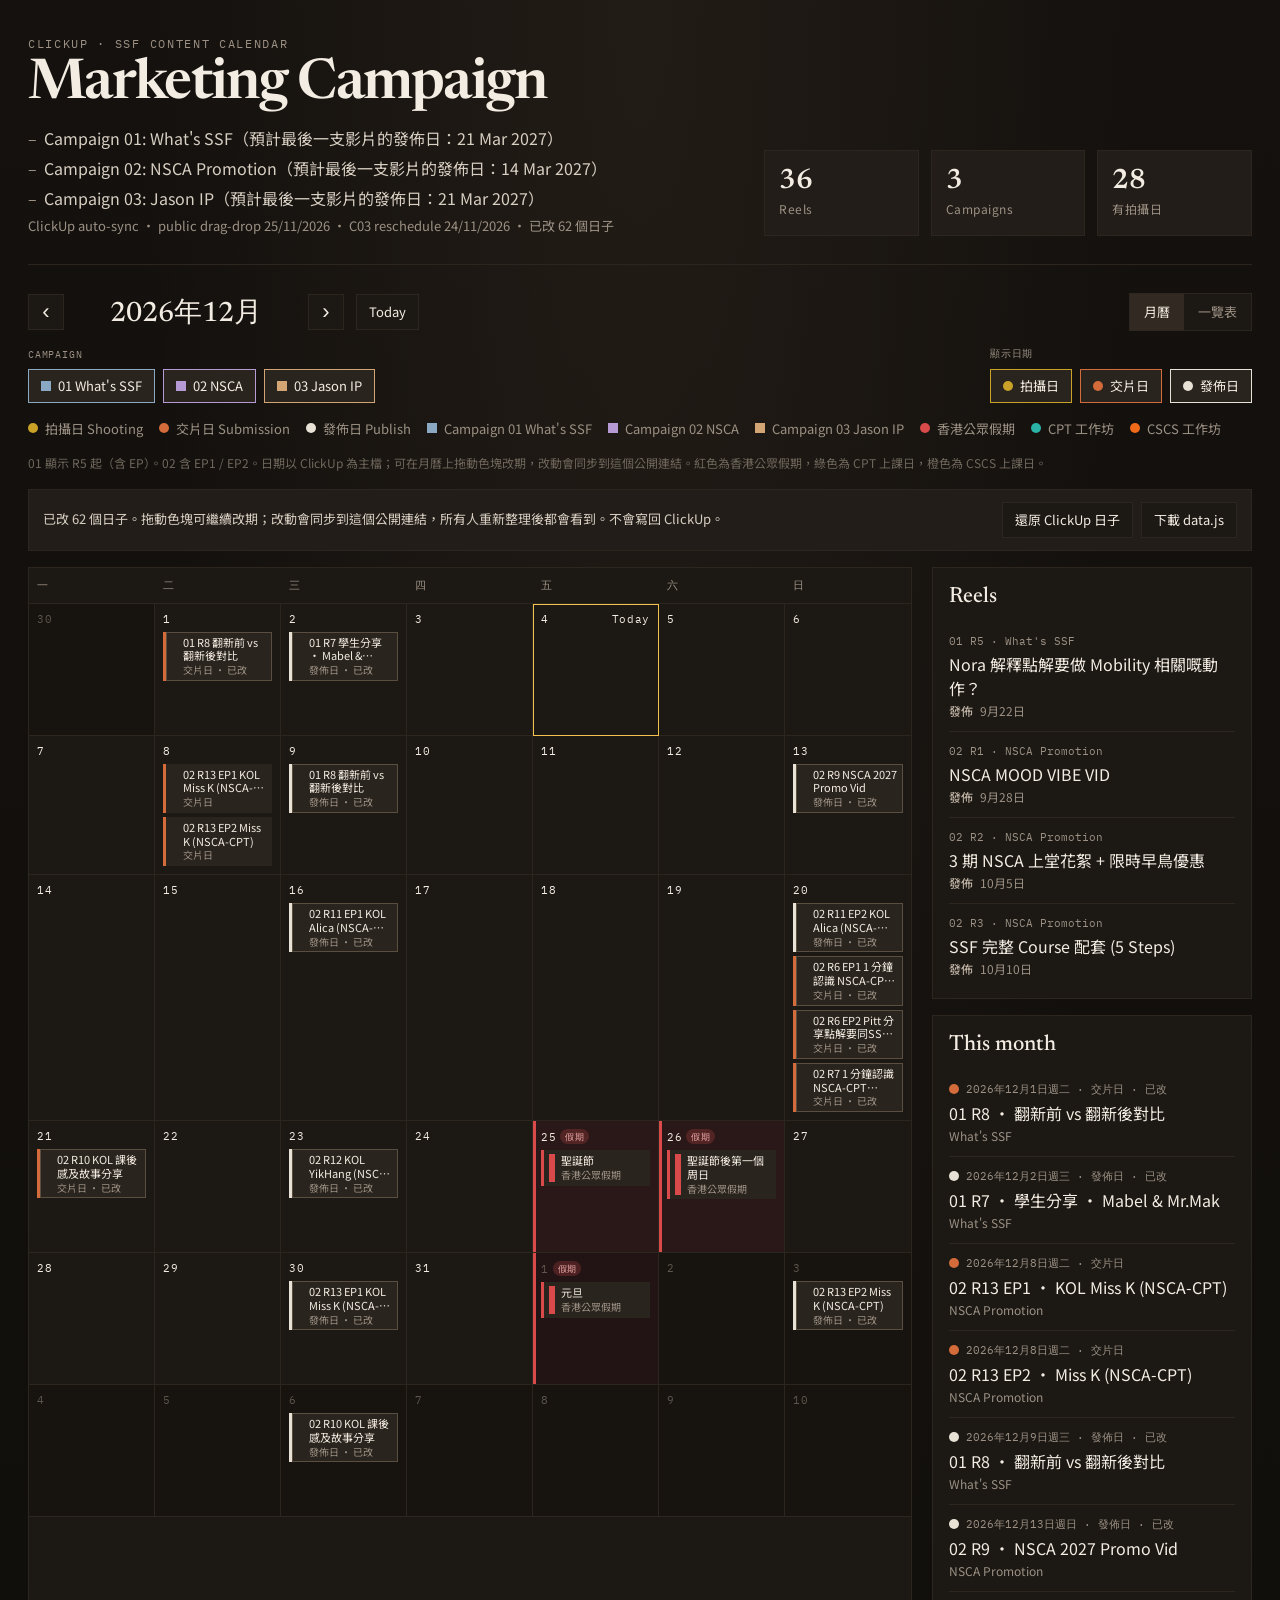
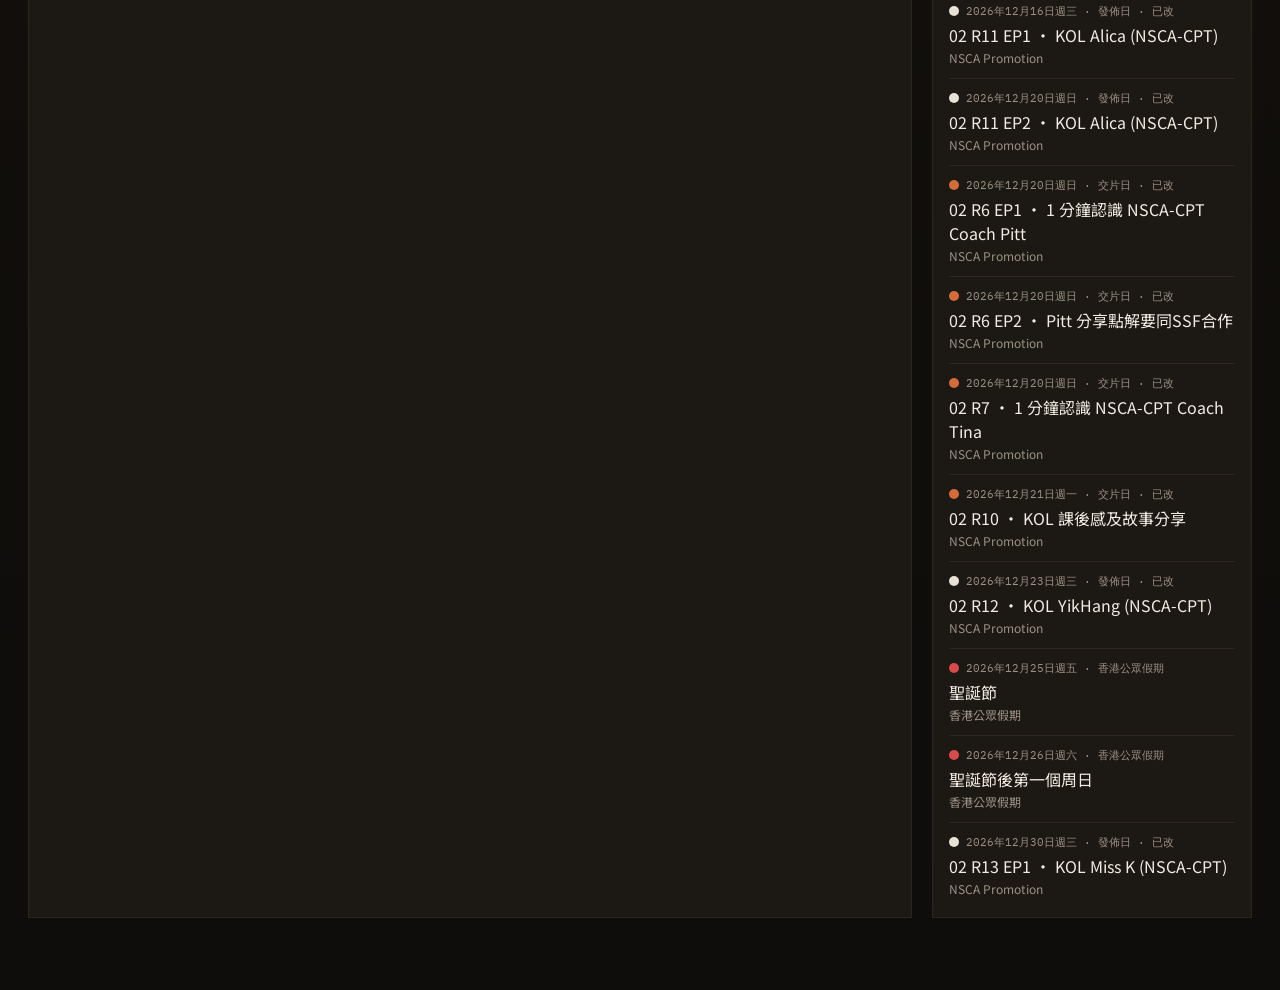
<file: index.html>
<!DOCTYPE html>
<html lang="zh-Hant">
  <head>
    <meta charset="UTF-8" />
    <meta name="viewport" content="width=device-width, initial-scale=1, viewport-fit=cover" />
    <meta name="theme-color" content="#14110e" />
    <meta name="color-scheme" content="dark" />
    <meta http-equiv="Cache-Control" content="no-cache, no-store, must-revalidate" />
    <meta http-equiv="Pragma" content="no-cache" />
    <meta http-equiv="Expires" content="0" />
    <title>Marketing Campaign · Content Calendar</title>
    <link rel="canonical" href="https://cindypine0808-coder.github.io/social-media-calendar/?v=c0102" />
    <link rel="preconnect" href="https://fonts.googleapis.com" />
    <link rel="preconnect" href="https://fonts.gstatic.com" crossorigin />
    <link
      href="https://fonts.googleapis.com/css2?family=IBM+Plex+Mono:wght@400;500&family=Noto+Sans+TC:wght@400;500;700&family=Newsreader:opsz,wght@16..72,500;16..72,600&display=swap"
      rel="stylesheet"
    />
    <script>
      (function () {
        var params = new URLSearchParams(location.search);
        if (params.get("v") === "c0102") return;
        params.set("v", "c0102");
        location.replace(location.pathname + "?" + params.toString() + location.hash);
      })();
      window.CALENDAR_V = "c0102";
      window.CALENDAR_BUST = Date.now();
    </script>
    <link rel="stylesheet" id="calendar-css" href="styles.css?v=c0102" />
    <script>
      document.getElementById("calendar-css").href =
        "styles.css?v=" + window.CALENDAR_V + "&t=" + window.CALENDAR_BUST;
    </script>
  </head>
  <body>
    <div class="app">
      <header class="masthead">
        <div class="brand">
          <p class="kicker">ClickUp · SSF Content Calendar</p>
          <h1>Marketing Campaign</h1>
          <div class="lede">
            <ul class="campaign-summary">
              <li>Campaign 01: What's SSF（預計最後一支影片的發佈日：21 Mar 2027）</li>
              <li>Campaign 02: NSCA Promotion（預計最後一支影片的發佈日：14 Mar 2027）</li>
              <li>Campaign 03: Jason IP（預計最後一支影片的發佈日：21 Mar 2027）</li>
            </ul>
            <span class="muted" id="sync-status">Source: ClickUp public tasks</span>
          </div>
        </div>
        <div class="stats" id="stats"></div>
      </header>

      <section class="toolbar">
        <div class="month-nav" id="month-nav">
          <button type="button" class="nav-btn" id="prev-month" aria-label="上個月">
            ‹
          </button>
          <h2 id="month-label"></h2>
          <button type="button" class="nav-btn" id="next-month" aria-label="下個月">
            ›
          </button>
          <button type="button" class="today-btn" id="today">Today</button>
        </div>

        <div class="view-toggle" role="group" aria-label="View mode">
          <button type="button" class="view-btn active" data-view="calendar" id="view-calendar">
            月曆
          </button>
          <button type="button" class="view-btn" data-view="table" id="view-table">
            一覽表
          </button>
        </div>
      </section>

      <section class="filters-bar">
        <div class="filter-group">
          <span class="filter-label">Campaign</span>
          <div class="date-toggles" role="group" aria-label="Campaign filters">
            <button type="button" class="date-toggle active" data-campaign="01" id="toggle-c01">
              <i class="swatch ssf"></i><span class="filter-long">01 What's SSF</span><span class="filter-short">01 SSF</span>
            </button>
            <button type="button" class="date-toggle active" data-campaign="02" id="toggle-c02">
              <i class="swatch nsca"></i><span class="filter-long">02 NSCA</span><span class="filter-short">02 NSCA</span>
            </button>
            <button type="button" class="date-toggle active" data-campaign="03" id="toggle-c03">
              <i class="swatch jason"></i><span class="filter-long">03 Jason IP</span><span class="filter-short">03 IP</span>
            </button>
          </div>
        </div>

        <div class="filter-group">
          <span class="filter-label">顯示日期</span>
          <div class="date-toggles" role="group" aria-label="Date type filters">
            <button type="button" class="date-toggle active" data-phase="shooting" id="toggle-shooting">
              <i class="dot shooting"></i>拍攝日
            </button>
            <button type="button" class="date-toggle active" data-phase="submission" id="toggle-submission">
              <i class="dot submission"></i>交片日
            </button>
            <button type="button" class="date-toggle active" data-phase="publish" id="toggle-publish">
              <i class="dot publish"></i>發佈日
            </button>
          </div>
        </div>
      </section>

      <div class="legend">
        <span class="legend-item"><i class="dot shooting"></i>拍攝日 Shooting</span>
        <span class="legend-item"><i class="dot submission"></i>交片日 Submission</span>
        <span class="legend-item"><i class="dot publish"></i>發佈日 Publish</span>
        <span class="legend-item"><i class="swatch ssf"></i>Campaign 01 What's SSF</span>
        <span class="legend-item"><i class="swatch nsca"></i>Campaign 02 NSCA</span>
        <span class="legend-item"><i class="swatch jason"></i>Campaign 03 Jason IP</span>
        <span class="legend-item"><i class="dot holiday"></i>香港公眾假期</span>
        <span class="legend-item"><i class="dot cpt"></i>CPT 工作坊</span>
        <span class="legend-item"><i class="dot cscs"></i>CSCS 工作坊</span>
        <span class="legend-note">01 顯示 R5 起（含 EP）。02 含 EP1 / EP2。日期以 ClickUp 為主檔；可在月曆上拖動色塊改期，改動會同步到這個公開連結。紅色為香港公眾假期，綠色為 CPT 上課日，橙色為 CSCS 上課日。</span>
      </div>

      <div class="edit-bar" id="edit-bar">
        <p class="edit-copy" id="edit-copy">在月曆上把色塊拖到其他日子，即可改拍攝日 / 交片日 / 發佈日。改動會同步到這個公開連結，所有人重新整理後都會看到。不會寫回 ClickUp。</p>
        <div class="edit-actions">
          <button type="button" class="today-btn" id="undo-move" hidden>復原上一步</button>
          <button type="button" class="today-btn" id="reset-dates" hidden>還原 ClickUp 日子</button>
          <button type="button" class="today-btn" id="download-data" hidden>下載 data.js</button>
        </div>
      </div>

      <main class="layout" id="calendar-layout">
        <section class="calendar-wrap">
          <div class="weekday-row" id="weekdays"></div>
          <div class="calendar" id="calendar"></div>
        </section>

        <aside class="rail">
          <section class="panel">
            <h3>Reels</h3>
            <ol class="agenda post-list" id="post-list"></ol>
          </section>
          <section class="panel">
            <h3>This month</h3>
            <ol class="agenda" id="agenda"></ol>
          </section>
        </aside>
      </main>

      <section class="table-wrap" id="table-layout" hidden>
        <div class="panel table-panel">
          <h3>三個 Campaign 的 Reels 排程</h3>
          <div class="table-scroll">
            <table class="posts-table">
              <thead>
                <tr>
                  <th>Campaign</th>
                  <th>Reels</th>
                  <th>Title</th>
                  <th>拍攝日</th>
                  <th>交片日</th>
                  <th>發佈日</th>
                  <th>Status</th>
                </tr>
              </thead>
              <tbody id="posts-table-body"></tbody>
            </table>
          </div>
        </div>
      </section>
    </div>

    <div class="toast" id="toast" hidden></div>
    <div class="drawer-backdrop" id="backdrop" hidden></div>
    <aside class="drawer" id="drawer" hidden>
      <button type="button" class="drawer-close" id="drawer-close">Close</button>
      <div id="drawer-body"></div>
    </aside>

    <script>
      (function () {
        var v = window.CALENDAR_V || "c0102";
        var t = Date.now();
        function loadScript(src) {
          return new Promise(function (resolve, reject) {
            var script = document.createElement("script");
            script.src = src;
            script.onload = resolve;
            script.onerror = reject;
            document.body.appendChild(script);
          });
        }
        loadScript("share.js?v=" + v + "&t=" + t)
          .catch(function () {})
          .then(function () {
            return loadScript("data.js?v=" + v + "&t=" + t);
          })
          .then(function () {
            return loadScript("app.js?v=" + v + "&t=" + t);
          });
      })();
    </script>
  </body>
</html>
</file>
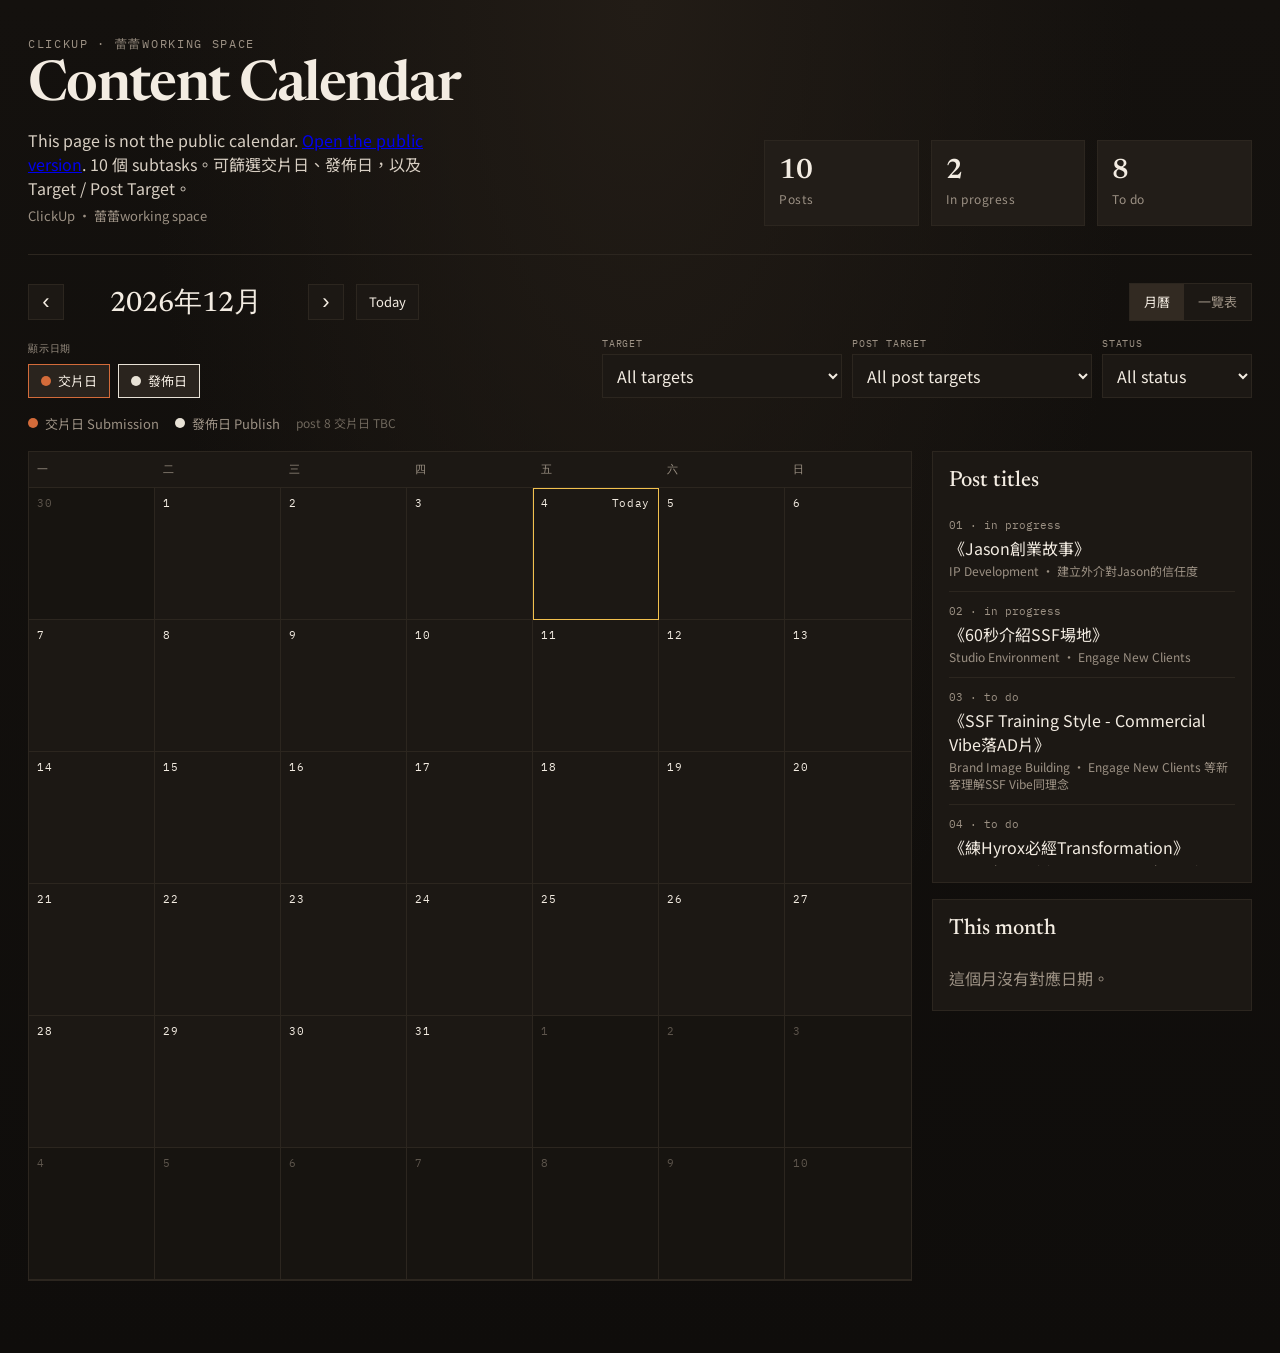
<file: leilei-working-space/index.html>
<!DOCTYPE html>
<html lang="zh-Hant">
  <head>
    <meta charset="UTF-8" />
    <meta name="viewport" content="width=device-width, initial-scale=1" />
    <meta name="robots" content="noindex, nofollow" />
    <title>蕾蕾working space · Content Calendar</title>
    <link rel="preconnect" href="https://fonts.googleapis.com" />
    <link rel="preconnect" href="https://fonts.gstatic.com" crossorigin />
    <link
      href="https://fonts.googleapis.com/css2?family=IBM+Plex+Mono:wght@400;500&family=Noto+Sans+TC:wght@400;500;700&family=Newsreader:opsz,wght@16..72,500;16..72,600&display=swap"
      rel="stylesheet"
    />
    <link rel="stylesheet" href="styles.css?v=leilei1" />
  </head>
  <body>
    <div class="app">
      <header class="masthead">
        <div class="brand">
          <p class="kicker">ClickUp · 蕾蕾working space</p>
          <h1>Content Calendar</h1>
          <p class="lede">
            This page is not the public calendar.
            <a href="https://cindypine0808-coder.github.io/social-media-calendar/?v=c0102">Open the public version</a>.
            10 個 subtasks。可篩選交片日、發佈日，以及 Target / Post Target。
            <span class="muted" id="sync-status">Source: ClickUp subtasks</span>
          </p>
        </div>
        <div class="stats" id="stats"></div>
      </header>

      <section class="toolbar">
        <div class="month-nav" id="month-nav">
          <button type="button" class="nav-btn" id="prev-month" aria-label="上個月">
            ‹
          </button>
          <h2 id="month-label"></h2>
          <button type="button" class="nav-btn" id="next-month" aria-label="下個月">
            ›
          </button>
          <button type="button" class="today-btn" id="today">Today</button>
        </div>

        <div class="view-toggle" role="group" aria-label="View mode">
          <button type="button" class="view-btn active" data-view="calendar" id="view-calendar">
            月曆
          </button>
          <button type="button" class="view-btn" data-view="table" id="view-table">
            一覽表
          </button>
        </div>
      </section>

      <section class="filters-bar">
        <div class="filter-group">
          <span class="filter-label">顯示日期</span>
          <div class="date-toggles" role="group" aria-label="Date type filters">
            <button type="button" class="date-toggle active" data-phase="submission" id="toggle-submission">
              <i class="dot submission"></i>交片日
            </button>
            <button type="button" class="date-toggle active" data-phase="publish" id="toggle-publish">
              <i class="dot publish"></i>發佈日
            </button>
          </div>
        </div>

        <div class="filters">
          <label class="filter">
            <span>Target</span>
            <select id="filter-target">
              <option value="all">All targets</option>
            </select>
          </label>
          <label class="filter">
            <span>Post Target</span>
            <select id="filter-post-target">
              <option value="all">All post targets</option>
            </select>
          </label>
          <label class="filter">
            <span>Status</span>
            <select id="filter-status">
              <option value="all">All status</option>
            </select>
          </label>
        </div>
      </section>

      <div class="legend">
        <span class="legend-item"><i class="dot submission"></i>交片日 Submission</span>
        <span class="legend-item"><i class="dot publish"></i>發佈日 Publish</span>
        <span class="legend-note">post 8 交片日 TBC</span>
      </div>

      <main class="layout" id="calendar-layout">
        <section class="calendar-wrap">
          <div class="weekday-row" id="weekdays"></div>
          <div class="calendar" id="calendar"></div>
        </section>

        <aside class="rail">
          <section class="panel">
            <h3>Post titles</h3>
            <ol class="agenda post-list" id="post-list"></ol>
          </section>
          <section class="panel">
            <h3>This month</h3>
            <ol class="agenda" id="agenda"></ol>
          </section>
        </aside>
      </main>

      <section class="table-wrap" id="table-layout" hidden>
        <div class="panel table-panel">
          <h3>10 個 ClickUp subtasks</h3>
          <div class="table-scroll">
            <table class="posts-table">
              <thead>
                <tr>
                  <th>#</th>
                  <th>Title</th>
                  <th>Target</th>
                  <th>Post Target</th>
                  <th>交片日</th>
                  <th>發佈日</th>
                  <th>Status</th>
                </tr>
              </thead>
              <tbody id="posts-table-body"></tbody>
            </table>
          </div>
        </div>
      </section>
    </div>

    <div class="drawer-backdrop" id="backdrop" hidden></div>
    <aside class="drawer" id="drawer" hidden>
      <button type="button" class="drawer-close" id="drawer-close">Close</button>
      <div id="drawer-body"></div>
    </aside>

    <script src="data.js?v=leilei1"></script>
    <script src="app.js?v=leilei1"></script>
  </body>
</html>
</file>
<file: styles.css>
:root {
  --bg: #14110e;
  --bg-2: #1c1814;
  --ink: #f3ece2;
  --muted: #9c9184;
  --line: #2c261f;
  --paper: #221d18;
  --shooting: #c9a227;
  --submission: #d36b3a;
  --publish: #e8e2d6;
  --class: #c9a227;
  --awareness: #8aa8c2;
  --authority: #b59ad4;
  --urgency: #c45c4a;
  --proof: #7ea37a;
  --ip: #d4a574;
  --studio: #7ea37a;
  --brand: #8aa8c2;
  --hyrox: #c45c4a;
  --mixed: #b59ad4;
  --high: #c45c4a;
  --medium: #c9893a;
  --low: #6f7a72;
  --today: #f2c14e;
  --holiday: #d94a4a;
  --cpt: #2bb3a8;
  --cscs: #f06a1a;
}

* {
  box-sizing: border-box;
}

html,
body {
  margin: 0;
  min-height: 100%;
  background: var(--bg);
  color: var(--ink);
  font-family: "Noto Sans TC", sans-serif;
}

body {
  background-image:
    radial-gradient(ellipse at top, #221c16 0%, transparent 55%),
    linear-gradient(#14110e, #0f0d0b);
}

.app {
  max-width: 1280px;
  margin: 0 auto;
  padding: 36px 28px 72px;
}

.masthead {
  display: grid;
  grid-template-columns: minmax(0, 1.3fr) minmax(320px, 0.9fr);
  gap: 32px;
  align-items: end;
  padding-bottom: 28px;
  border-bottom: 1px solid var(--line);
}

.kicker {
  margin: 0 0 8px;
  font-family: "IBM Plex Mono", monospace;
  font-size: 12px;
  letter-spacing: 0.14em;
  text-transform: uppercase;
  color: var(--muted);
}

h1 {
  margin: 0;
  font-family: "Newsreader", serif;
  font-size: 56px;
  font-weight: 600;
  letter-spacing: -0.03em;
  line-height: 0.95;
}

.lede {
  max-width: 620px;
  margin: 14px 0 0;
  color: #d8cfc3;
  line-height: 1.5;
}

.campaign-summary {
  margin: 0;
  padding: 0;
  list-style: none;
}

.campaign-summary li {
  position: relative;
  padding-left: 1em;
  margin: 0 0 6px;
}

.campaign-summary li::before {
  content: "–";
  position: absolute;
  left: 0;
  color: var(--muted);
}

.muted {
  display: block;
  margin-top: 6px;
  color: var(--muted);
  font-size: 13px;
}

.stats {
  display: grid;
  grid-template-columns: repeat(3, 1fr);
  gap: 12px;
}

.stat {
  padding: 16px 14px;
  background: var(--paper);
  border: 1px solid var(--line);
}

.stat b {
  display: block;
  font-family: "Newsreader", serif;
  font-size: 28px;
  font-weight: 600;
}

.stat span {
  color: var(--muted);
  font-size: 12px;
  letter-spacing: 0.04em;
}

.toolbar {
  display: flex;
  justify-content: space-between;
  gap: 20px;
  align-items: center;
  margin: 28px 0 16px;
  flex-wrap: wrap;
}

.view-toggle {
  display: inline-flex;
  border: 1px solid var(--line);
  background: var(--bg-2);
}

.view-btn {
  height: 36px;
  padding: 0 14px;
  border: 0;
  background: transparent;
  color: var(--muted);
  font: inherit;
  font-size: 13px;
  cursor: pointer;
}

.view-btn.active {
  background: #322a22;
  color: var(--ink);
}

.filters-bar {
  display: flex;
  justify-content: space-between;
  gap: 20px;
  align-items: end;
  margin-bottom: 16px;
  flex-wrap: wrap;
}

.filter-group {
  display: grid;
  gap: 8px;
}

.filter-label {
  font-family: "IBM Plex Mono", monospace;
  font-size: 10px;
  letter-spacing: 0.08em;
  text-transform: uppercase;
  color: var(--muted);
}

.date-toggles {
  display: flex;
  flex-wrap: wrap;
  gap: 8px;
}

.date-toggle {
  display: inline-flex;
  align-items: center;
  gap: 7px;
  height: 34px;
  padding: 0 12px;
  border: 1px solid var(--line);
  background: var(--bg-2);
  color: var(--muted);
  font: inherit;
  font-size: 13px;
  cursor: pointer;
}

.date-toggle.active {
  color: var(--ink);
  border-color: #5a4e40;
  background: #2a241e;
}

.date-toggle[data-phase="shooting"].active {
  border-color: var(--shooting);
}

.date-toggle[data-phase="submission"].active {
  border-color: var(--submission);
}

.date-toggle[data-phase="publish"].active {
  border-color: var(--publish);
}

.date-toggle[data-campaign="01"].active {
  border-color: var(--awareness);
}

.date-toggle[data-campaign="02"].active {
  border-color: var(--authority);
}

.date-toggle[data-campaign="03"].active {
  border-color: var(--ip);
}

.legend-note {
  color: #6f675c;
  font-size: 12px;
}

.table-wrap {
  margin-top: 4px;
}

.table-panel {
  padding-bottom: 18px;
}

.table-scroll {
  overflow: auto;
}

.posts-table {
  width: 100%;
  border-collapse: collapse;
  min-width: 920px;
}

.posts-table th,
.posts-table td {
  padding: 12px 10px;
  border-bottom: 1px solid var(--line);
  text-align: left;
  vertical-align: top;
  font-size: 13px;
}

.posts-table th {
  font-family: "IBM Plex Mono", monospace;
  font-size: 10px;
  letter-spacing: 0.08em;
  text-transform: uppercase;
  color: var(--muted);
  font-weight: 500;
}

.posts-table .title-cell {
  font-weight: 500;
  min-width: 180px;
}

.posts-table .date-shooting {
  color: var(--shooting);
}

.posts-table .date-submission {
  color: var(--submission);
}

.posts-table .date-publish {
  color: var(--publish);
}

.posts-table .hook-cell {
  color: #d8cfc3;
  max-width: 280px;
}

.posts-table .muted-cell {
  color: #6f675c;
}

.clickable-row {
  cursor: pointer;
}

.clickable-row:hover {
  background: #2a241e;
}

.agenda .sub strong {
  color: #b9aea0;
  font-weight: 500;
  margin-right: 4px;
}

.month-nav {
  display: flex;
  align-items: center;
  gap: 12px;
}

.month-nav h2 {
  margin: 0;
  min-width: 220px;
  text-align: center;
  font-family: "Newsreader", serif;
  font-size: 28px;
  font-weight: 500;
}

.nav-btn,
.today-btn,
.drawer-close,
select {
  background: var(--bg-2);
  color: var(--ink);
  border: 1px solid var(--line);
}

.nav-btn,
.today-btn {
  height: 36px;
  cursor: pointer;
}

.nav-btn {
  width: 36px;
  font-size: 22px;
  line-height: 1;
}

.today-btn {
  padding: 0 12px;
  font: inherit;
  font-size: 13px;
}

.today-btn:disabled {
  opacity: 0.5;
  cursor: wait;
}

.empty {
  padding: 12px 0;
  color: var(--muted);
}

.nav-btn:hover,
.drawer-close:hover {
  border-color: #5a4e40;
}

.filters {
  display: flex;
  flex-wrap: wrap;
  gap: 10px;
}

.filter {
  display: grid;
  gap: 4px;
}

.filter span {
  font-family: "IBM Plex Mono", monospace;
  font-size: 10px;
  letter-spacing: 0.08em;
  text-transform: uppercase;
  color: var(--muted);
}

select {
  min-width: 150px;
  max-width: 240px;
  padding: 8px 10px;
  font: inherit;
}

.legend {
  display: flex;
  flex-wrap: wrap;
  gap: 16px;
  margin-bottom: 18px;
  color: var(--muted);
  font-size: 13px;
}

.legend-item {
  display: inline-flex;
  align-items: center;
  gap: 7px;
}

.dot,
.swatch {
  width: 10px;
  height: 10px;
  display: inline-block;
}

.dot {
  border-radius: 50%;
}

.dot.shooting {
  background: var(--shooting);
}

.dot.submission {
  background: var(--submission);
}

.dot.publish {
  background: var(--publish);
}

.dot.class {
  background: var(--class);
}

.dot.holiday,
.swatch.holiday,
.mark.holiday {
  background: var(--holiday);
}

.dot.cpt,
.swatch.cpt,
.mark.cpt {
  background: var(--cpt);
}

.dot.cscs,
.swatch.cscs,
.mark.cscs {
  background: var(--cscs);
}

.swatch.ssf,
.mark.ssf {
  background: var(--awareness);
}

.swatch.nsca,
.mark.nsca {
  background: var(--authority);
}

.swatch.jason,
.mark.jason {
  background: var(--ip);
}

.swatch.awareness,
.mark.awareness {
  background: var(--awareness);
}

.swatch.authority,
.mark.authority {
  background: var(--authority);
}

.swatch.urgency,
.mark.urgency {
  background: var(--urgency);
}

.swatch.proof,
.mark.proof {
  background: var(--proof);
}

.swatch.class,
.mark.class {
  background: var(--class);
}

.layout {
  display: grid;
  grid-template-columns: minmax(0, 1fr) 320px;
  gap: 20px;
}

.layout[hidden],
.table-wrap[hidden],
.month-nav[hidden],
.drawer[hidden],
.drawer-backdrop[hidden] {
  display: none !important;
}

.calendar-wrap,
.panel,
.drawer {
  background: var(--bg-2);
  border: 1px solid var(--line);
}

.weekday-row,
.calendar {
  display: grid;
  grid-template-columns: repeat(7, minmax(0, 1fr));
}

.weekday-row {
  border-bottom: 1px solid var(--line);
}

.weekday-row span,
.date-num {
  font-family: "IBM Plex Mono", monospace;
  font-size: 11px;
  letter-spacing: 0.06em;
}

.weekday-row span {
  padding: 10px 8px;
  color: var(--muted);
  text-transform: uppercase;
}

.day {
  min-height: 132px;
  padding: 8px;
  border-right: 1px solid var(--line);
  border-bottom: 1px solid var(--line);
}

.day:nth-child(7n) {
  border-right: 0;
}

.day.outside {
  color: #5d554c;
  background: #171410;
}

.day.today {
  outline: 1px solid var(--today);
  outline-offset: -1px;
}

.day.day-holiday {
  background: #2a1818;
  box-shadow: inset 3px 0 0 var(--holiday);
}

.day.day-holiday.outside {
  background: #221414;
}

.day.day-cpt:not(.day-holiday) {
  background: #162422;
  box-shadow: inset 3px 0 0 var(--cpt);
}

.day.day-cpt:not(.day-holiday).outside {
  background: #121c1b;
}

.day.day-cscs:not(.day-holiday) {
  background: #271c14;
  box-shadow: inset 3px 0 0 var(--cscs);
}

.day.day-cscs:not(.day-holiday).outside {
  background: #1f1711;
}

.day.day-holiday.day-cscs {
  box-shadow: inset 3px 0 0 var(--holiday), inset 0 3px 0 var(--cscs);
}

.day.day-holiday.day-cpt {
  box-shadow: inset 3px 0 0 var(--holiday), inset 0 3px 0 var(--cpt);
}

.date-num {
  display: flex;
  justify-content: space-between;
  align-items: flex-start;
  gap: 4px;
  margin-bottom: 6px;
}

.date-num-left {
  display: flex;
  flex-wrap: wrap;
  align-items: center;
  gap: 4px;
  min-width: 0;
}

.day-flags {
  display: flex;
  flex-wrap: wrap;
  gap: 3px;
}

.flag {
  padding: 1px 5px;
  border-radius: 99px;
  font-family: "IBM Plex Mono", monospace;
  font-size: 9px;
  letter-spacing: 0.04em;
  line-height: 1.45;
  white-space: nowrap;
}

.flag.holiday {
  background: rgba(217, 74, 74, 0.24);
  color: #f3b0b0;
}

.flag.cpt {
  background: rgba(43, 179, 168, 0.24);
  color: #8fe6dc;
}

.flag.cscs {
  background: rgba(240, 106, 26, 0.24);
  color: #f6b888;
}

.events {
  display: grid;
  gap: 4px;
}

.chip {
  display: grid;
  grid-template-columns: 6px 1fr;
  gap: 6px;
  width: 100%;
  padding: 4px 5px;
  border: 0;
  border-left: 3px solid transparent;
  text-align: left;
  cursor: grab;
  touch-action: none;
  user-select: none;
  -webkit-user-drag: element;
  color: var(--ink);
  font: inherit;
  font-size: 11px;
  line-height: 1.25;
  background: #2a241e;
}

.chip .mark {
  width: 6px;
}

.chip.shooting {
  border-left-color: var(--shooting);
}

.chip.submission {
  border-left-color: var(--submission);
}

.chip.publish {
  border-left-color: var(--publish);
}

.chip.class {
  border-left-color: var(--class);
}

.chip.holiday {
  border-left-color: var(--holiday);
}

.chip.cpt {
  border-left-color: var(--cpt);
}

.chip.cscs {
  border-left-color: var(--cscs);
}

.chip.marker {
  cursor: default;
  touch-action: auto;
  user-select: none;
}

.chip .label {
  display: -webkit-box;
  -webkit-line-clamp: 2;
  -webkit-box-orient: vertical;
  overflow: hidden;
}

.chip:hover {
  background: #352d25;
}

.chip.dragging {
  opacity: 0.32;
}

.chip.edited {
  box-shadow: inset 0 0 0 1px #5a4e40;
}

.chip-ghost {
  position: fixed;
  left: 0;
  top: 0;
  z-index: 90;
  margin: 0;
  pointer-events: none;
  box-shadow: 0 12px 28px rgba(0, 0, 0, 0.45);
}

.day.drop-target {
  background: #322a22;
  outline: 1px dashed var(--today);
  outline-offset: -2px;
}

body.is-dragging,
body.is-dragging .chip {
  cursor: grabbing;
}

body.is-dragging {
  user-select: none;
}

.edit-bar {
  display: flex;
  justify-content: space-between;
  align-items: center;
  gap: 16px;
  margin: 0 0 16px;
  padding: 12px 14px;
  background: var(--paper);
  border: 1px solid var(--line);
}

.edit-copy {
  margin: 0;
  color: #d8cfc3;
  font-size: 13px;
  line-height: 1.45;
}

.edit-actions {
  display: flex;
  flex-wrap: wrap;
  gap: 8px;
  flex: 0 0 auto;
}

.toast {
  position: fixed;
  left: 50%;
  bottom: 28px;
  z-index: 95;
  transform: translateX(-50%);
  padding: 10px 16px;
  background: #322a22;
  border: 1px solid #5a4e40;
  color: var(--ink);
  font-size: 13px;
  box-shadow: 0 10px 28px rgba(0, 0, 0, 0.35);
}

.edited-date {
  font-weight: 600;
}

.chip .meta {
  color: var(--muted);
  font-size: 10px;
}

.more {
  width: 100%;
  padding: 3px 0 0;
  border: 0;
  background: none;
  color: var(--muted);
  font: inherit;
  font-size: 11px;
  cursor: pointer;
  text-align: left;
}

.panel {
  padding: 18px 16px 8px;
}

.panel h3,
.drawer h3 {
  margin: 0 0 14px;
  font-family: "Newsreader", serif;
  font-size: 22px;
  font-weight: 500;
}

.agenda {
  list-style: none;
  margin: 0;
  padding: 0;
}

.agenda li + li {
  border-top: 1px solid var(--line);
}

.agenda button {
  width: 100%;
  padding: 12px 0;
  border: 0;
  background: none;
  color: inherit;
  font: inherit;
  text-align: left;
  cursor: pointer;
}

.agenda time {
  display: flex;
  align-items: center;
  gap: 7px;
  font-family: "IBM Plex Mono", monospace;
  font-size: 11px;
  color: var(--muted);
}

.agenda time .dot {
  flex: 0 0 10px;
}

.agenda .name {
  margin: 4px 0 2px;
}

.agenda .sub {
  color: var(--muted);
  font-size: 12px;
}

.drawer-backdrop {
  position: fixed;
  inset: 0;
  background: rgba(8, 6, 4, 0.62);
}

.drawer {
  position: fixed;
  top: 0;
  right: 0;
  width: min(420px, 100%);
  height: 100%;
  padding: 28px;
  overflow: auto;
}

.drawer-close {
  margin-bottom: 20px;
  padding: 8px 12px;
  cursor: pointer;
  font: inherit;
}

.drawer h2 {
  margin: 0 0 8px;
  font-family: "Newsreader", serif;
  font-size: 30px;
  font-weight: 600;
  line-height: 1.15;
}

.day-markers {
  display: grid;
  gap: 8px;
  margin: 16px 0 20px;
}

.day-marker {
  display: grid;
  grid-template-columns: 10px 1fr;
  gap: 10px;
  align-items: start;
  padding: 10px 12px;
  background: var(--paper);
  border-left: 3px solid transparent;
}

.day-marker.holiday {
  border-left-color: var(--holiday);
}

.day-marker.cpt {
  border-left-color: var(--cpt);
}

.day-marker.cscs {
  border-left-color: var(--cscs);
}

.day-marker b,
.day-marker span {
  display: block;
}

.day-marker b {
  font-size: 13px;
}

.day-marker span {
  margin-top: 2px;
  color: var(--ink);
}

.day-marker .sub {
  color: var(--muted);
  font-size: 12px;
}

.pills {
  display: flex;
  flex-wrap: wrap;
  gap: 8px;
  margin: 16px 0 20px;
}

.pill {
  padding: 4px 8px;
  border: 1px solid var(--line);
  font-size: 12px;
}

.pill.ssf {
  color: var(--awareness);
  border-color: #3d4d5c;
}

.pill.nsca {
  color: var(--authority);
  border-color: #4a3d5c;
}

.pill.jason {
  color: var(--ip);
  border-color: #5c4a36;
}

.pill.high {
  color: var(--high);
}

.pill.medium {
  color: var(--medium);
}

.pill.low {
  color: var(--low);
}

.timeline {
  display: grid;
  gap: 10px;
}

.timeline div {
  display: grid;
  grid-template-columns: 148px 1fr;
  gap: 10px;
  padding-bottom: 10px;
  border-bottom: 1px solid var(--line);
  font-size: 14px;
}

.remarks a {
  display: inline-block;
  margin-top: 8px;
  color: var(--publish);
}

.post-list {
  max-height: 360px;
  overflow: auto;
  margin-bottom: 8px;
}

.rail {
  display: grid;
  gap: 16px;
  align-content: start;
}

.timeline span {
  color: var(--muted);
}

.remarks {
  margin-top: 20px;
  padding: 14px;
  background: var(--paper);
  color: #e6ddd1;
  line-height: 1.5;
}

.label-short,
.filter-short {
  display: none;
}

@media (max-width: 1100px) {
  .masthead,
  .layout {
    grid-template-columns: 1fr;
  }

  h1 {
    font-size: 42px;
  }

  .day {
    min-height: 108px;
  }
}

@media (max-width: 720px) {
  html,
  body {
    overflow-x: hidden;
    -webkit-text-size-adjust: 100%;
  }

  .app {
    padding: 16px 12px calc(36px + env(safe-area-inset-bottom));
    padding-left: max(12px, env(safe-area-inset-left));
    padding-right: max(12px, env(safe-area-inset-right));
  }

  .masthead {
    gap: 16px;
    padding-bottom: 18px;
  }

  h1 {
    font-size: 32px;
    line-height: 1.05;
  }

  .lede {
    max-width: none;
    font-size: 14px;
  }

  .stats {
    grid-template-columns: repeat(3, minmax(0, 1fr));
    gap: 8px;
  }

  .stat {
    padding: 10px 8px;
  }

  .stat b {
    font-size: 20px;
  }

  .toolbar,
  .filters-bar,
  .edit-bar {
    flex-direction: column;
    align-items: stretch;
    gap: 12px;
    margin-top: 18px;
  }

  .month-nav {
    justify-content: space-between;
    gap: 8px;
  }

  .month-nav h2 {
    min-width: 0;
    flex: 1;
    font-size: 20px;
  }

  .nav-btn,
  .today-btn,
  .view-btn,
  .date-toggle {
    min-height: 44px;
  }

  .view-toggle {
    width: 100%;
  }

  .view-btn {
    flex: 1;
  }

  .date-toggles {
    display: grid;
    grid-template-columns: repeat(3, minmax(0, 1fr));
  }

  .filter-group:last-child .date-toggles {
    grid-template-columns: repeat(3, minmax(0, 1fr));
  }

  .date-toggle {
    justify-content: center;
    padding: 0 8px;
    font-size: 12px;
  }

  .legend {
    gap: 10px 12px;
    font-size: 12px;
  }

  .layout {
    display: flex;
    flex-direction: column;
    gap: 14px;
  }

  .rail {
    order: 2;
  }

  .calendar-wrap {
    order: 1;
    overflow: hidden;
  }

  .weekday-row span {
    padding: 8px 2px;
    text-align: center;
    font-size: 10px;
  }

  .day {
    min-height: 74px;
    padding: 5px 3px;
  }

  .day.has-events {
    cursor: pointer;
  }

  .date-num {
    align-items: center;
    gap: 4px;
    margin-bottom: 4px;
  }

  .today-tag {
    display: none;
  }

  .day-count {
    margin-left: auto;
    min-width: 16px;
    padding: 0 4px;
    border-radius: 99px;
    background: #322a22;
    color: var(--ink);
    font-size: 9px;
    text-align: center;
  }

  .flag {
    padding: 0 4px;
    font-size: 8px;
  }

  .date-num-left {
    gap: 3px;
  }

  .chip {
    grid-template-columns: 4px 1fr;
    gap: 3px;
    padding: 2px 3px;
    font-size: 9px;
    border-left-width: 2px;
  }

  .edit-bar {
    margin-top: 0;
    margin-bottom: 12px;
  }

  .toast {
    left: 12px;
    right: 12px;
    bottom: calc(16px + env(safe-area-inset-bottom));
    transform: none;
  }

  .chip .mark {
    width: 4px;
  }

  .label-full,
  .chip .meta {
    display: none;
  }

  .label-short {
    display: block;
    overflow: hidden;
    text-overflow: ellipsis;
    white-space: nowrap;
  }

  .more {
    font-size: 10px;
  }

  .panel {
    padding: 14px 12px 6px;
  }

  .post-list {
    max-height: none;
  }

  .posts-table {
    min-width: 0;
  }

  .posts-table thead {
    display: none;
  }

  .posts-table,
  .posts-table tbody,
  .posts-table tr,
  .posts-table td {
    display: block;
    width: 100%;
  }

  .posts-table tr {
    margin-bottom: 10px;
    padding: 12px;
    border: 1px solid var(--line);
    background: var(--paper);
  }

  .posts-table td {
    display: flex;
    justify-content: space-between;
    gap: 12px;
    padding: 6px 0;
    border-bottom: 0;
  }

  .posts-table td::before {
    content: attr(data-label);
    flex: 0 0 72px;
    color: var(--muted);
    font-family: "IBM Plex Mono", monospace;
    font-size: 10px;
    letter-spacing: 0.06em;
    text-transform: uppercase;
  }

  .posts-table .title-cell {
    min-width: 0;
    font-weight: 600;
  }

  .drawer {
    top: auto;
    right: 0;
    left: 0;
    bottom: 0;
    width: 100%;
    height: auto;
    max-height: min(88vh, 760px);
    padding: 20px 16px calc(20px + env(safe-area-inset-bottom));
    border-left: 0;
    border-top: 1px solid var(--line);
    border-radius: 16px 16px 0 0;
  }

  .drawer-close {
    min-height: 44px;
  }

  .table-scroll {
    overflow: visible;
  }

  .filter-long {
    display: none;
  }

  .filter-short {
    display: inline;
  }

  .drawer h2 {
    font-size: 24px;
  }

  .timeline div {
    grid-template-columns: 88px 1fr;
    gap: 8px;
  }
}
</file>
<file: leilei-working-space/styles.css>
:root {
  --bg: #14110e;
  --bg-2: #1c1814;
  --ink: #f3ece2;
  --muted: #9c9184;
  --line: #2c261f;
  --paper: #221d18;
  --shooting: #c9a227;
  --submission: #d36b3a;
  --publish: #e8e2d6;
  --class: #c9a227;
  --awareness: #8aa8c2;
  --authority: #b59ad4;
  --urgency: #c45c4a;
  --proof: #7ea37a;
  --ip: #d4a574;
  --studio: #7ea37a;
  --brand: #8aa8c2;
  --hyrox: #c45c4a;
  --mixed: #b59ad4;
  --high: #c45c4a;
  --medium: #c9893a;
  --low: #6f7a72;
  --today: #f2c14e;
}

* {
  box-sizing: border-box;
}

html,
body {
  margin: 0;
  min-height: 100%;
  background: var(--bg);
  color: var(--ink);
  font-family: "Noto Sans TC", sans-serif;
}

body {
  background-image:
    radial-gradient(ellipse at top, #221c16 0%, transparent 55%),
    linear-gradient(#14110e, #0f0d0b);
}

.app {
  max-width: 1280px;
  margin: 0 auto;
  padding: 36px 28px 72px;
}

.masthead {
  display: grid;
  grid-template-columns: minmax(0, 1.3fr) minmax(320px, 0.9fr);
  gap: 32px;
  align-items: end;
  padding-bottom: 28px;
  border-bottom: 1px solid var(--line);
}

.kicker {
  margin: 0 0 8px;
  font-family: "IBM Plex Mono", monospace;
  font-size: 12px;
  letter-spacing: 0.14em;
  text-transform: uppercase;
  color: var(--muted);
}

h1 {
  margin: 0;
  font-family: "Newsreader", serif;
  font-size: 56px;
  font-weight: 600;
  letter-spacing: -0.03em;
  line-height: 0.95;
}

.lede {
  max-width: 420px;
  margin: 14px 0 0;
  color: #d8cfc3;
  line-height: 1.5;
}

.muted {
  display: block;
  margin-top: 6px;
  color: var(--muted);
  font-size: 13px;
}

.stats {
  display: grid;
  grid-template-columns: repeat(3, 1fr);
  gap: 12px;
}

.stat {
  padding: 16px 14px;
  background: var(--paper);
  border: 1px solid var(--line);
}

.stat b {
  display: block;
  font-family: "Newsreader", serif;
  font-size: 28px;
  font-weight: 600;
}

.stat span {
  color: var(--muted);
  font-size: 12px;
  letter-spacing: 0.04em;
}

.toolbar {
  display: flex;
  justify-content: space-between;
  gap: 20px;
  align-items: center;
  margin: 28px 0 16px;
  flex-wrap: wrap;
}

.view-toggle {
  display: inline-flex;
  border: 1px solid var(--line);
  background: var(--bg-2);
}

.view-btn {
  height: 36px;
  padding: 0 14px;
  border: 0;
  background: transparent;
  color: var(--muted);
  font: inherit;
  font-size: 13px;
  cursor: pointer;
}

.view-btn.active {
  background: #322a22;
  color: var(--ink);
}

.filters-bar {
  display: flex;
  justify-content: space-between;
  gap: 20px;
  align-items: end;
  margin-bottom: 16px;
  flex-wrap: wrap;
}

.filter-group {
  display: grid;
  gap: 8px;
}

.filter-label {
  font-family: "IBM Plex Mono", monospace;
  font-size: 10px;
  letter-spacing: 0.08em;
  text-transform: uppercase;
  color: var(--muted);
}

.date-toggles {
  display: flex;
  flex-wrap: wrap;
  gap: 8px;
}

.date-toggle {
  display: inline-flex;
  align-items: center;
  gap: 7px;
  height: 34px;
  padding: 0 12px;
  border: 1px solid var(--line);
  background: var(--bg-2);
  color: var(--muted);
  font: inherit;
  font-size: 13px;
  cursor: pointer;
}

.date-toggle.active {
  color: var(--ink);
  border-color: #5a4e40;
  background: #2a241e;
}

.date-toggle[data-phase="submission"].active {
  border-color: var(--submission);
}

.date-toggle[data-phase="publish"].active {
  border-color: var(--publish);
}

.date-toggle[data-phase="class"].active {
  border-color: var(--class);
}

.date-toggle[data-phase="shooting"].active {
  border-color: var(--shooting);
}

.posts-table .date-shooting {
  color: var(--shooting);
}

.legend-note {
  color: #6f675c;
  font-size: 12px;
}

.table-wrap {
  margin-top: 4px;
}

.table-panel {
  padding-bottom: 18px;
}

.table-scroll {
  overflow: auto;
}

.posts-table {
  width: 100%;
  border-collapse: collapse;
  min-width: 920px;
}

.posts-table th,
.posts-table td {
  padding: 12px 10px;
  border-bottom: 1px solid var(--line);
  text-align: left;
  vertical-align: top;
  font-size: 13px;
}

.posts-table th {
  font-family: "IBM Plex Mono", monospace;
  font-size: 10px;
  letter-spacing: 0.08em;
  text-transform: uppercase;
  color: var(--muted);
  font-weight: 500;
}

.posts-table .title-cell {
  font-weight: 500;
  min-width: 180px;
}

.posts-table .date-submission {
  color: var(--submission);
}

.posts-table .date-publish {
  color: var(--publish);
}

.posts-table .hook-cell {
  color: #d8cfc3;
  max-width: 280px;
}

.posts-table .muted-cell {
  color: #6f675c;
}

.clickable-row {
  cursor: pointer;
}

.clickable-row:hover {
  background: #2a241e;
}

.agenda .sub strong {
  color: #b9aea0;
  font-weight: 500;
  margin-right: 4px;
}

.month-nav {
  display: flex;
  align-items: center;
  gap: 12px;
}

.month-nav h2 {
  margin: 0;
  min-width: 220px;
  text-align: center;
  font-family: "Newsreader", serif;
  font-size: 28px;
  font-weight: 500;
}

.nav-btn,
.today-btn,
.drawer-close,
select {
  background: var(--bg-2);
  color: var(--ink);
  border: 1px solid var(--line);
}

.nav-btn,
.today-btn {
  height: 36px;
  cursor: pointer;
}

.nav-btn {
  width: 36px;
  font-size: 22px;
  line-height: 1;
}

.today-btn {
  padding: 0 12px;
  font: inherit;
  font-size: 13px;
}

.today-btn:disabled {
  opacity: 0.5;
  cursor: wait;
}

.empty {
  padding: 12px 0;
  color: var(--muted);
}

.nav-btn:hover,
.drawer-close:hover {
  border-color: #5a4e40;
}

.filters {
  display: flex;
  flex-wrap: wrap;
  gap: 10px;
}

.filter {
  display: grid;
  gap: 4px;
}

.filter span {
  font-family: "IBM Plex Mono", monospace;
  font-size: 10px;
  letter-spacing: 0.08em;
  text-transform: uppercase;
  color: var(--muted);
}

select {
  min-width: 150px;
  max-width: 240px;
  padding: 8px 10px;
  font: inherit;
}

.legend {
  display: flex;
  flex-wrap: wrap;
  gap: 16px;
  margin-bottom: 18px;
  color: var(--muted);
  font-size: 13px;
}

.legend-item {
  display: inline-flex;
  align-items: center;
  gap: 7px;
}

.dot,
.swatch {
  width: 10px;
  height: 10px;
  display: inline-block;
}

.dot {
  border-radius: 50%;
}

.dot.submission {
  background: var(--submission);
}

.dot.publish {
  background: var(--publish);
}

.dot.class {
  background: var(--class);
}

.swatch.awareness,
.mark.awareness {
  background: var(--awareness);
}

.swatch.authority,
.mark.authority {
  background: var(--authority);
}

.swatch.urgency,
.mark.urgency {
  background: var(--urgency);
}

.swatch.proof,
.mark.proof {
  background: var(--proof);
}

.swatch.class,
.mark.class {
  background: var(--class);
}

.layout {
  display: grid;
  grid-template-columns: minmax(0, 1fr) 320px;
  gap: 20px;
}

.layout[hidden],
.table-wrap[hidden],
.month-nav[hidden],
.drawer[hidden],
.drawer-backdrop[hidden] {
  display: none !important;
}

.calendar-wrap,
.panel,
.drawer {
  background: var(--bg-2);
  border: 1px solid var(--line);
}

.weekday-row,
.calendar {
  display: grid;
  grid-template-columns: repeat(7, minmax(0, 1fr));
}

.weekday-row {
  border-bottom: 1px solid var(--line);
}

.weekday-row span,
.date-num {
  font-family: "IBM Plex Mono", monospace;
  font-size: 11px;
  letter-spacing: 0.06em;
}

.weekday-row span {
  padding: 10px 8px;
  color: var(--muted);
  text-transform: uppercase;
}

.day {
  min-height: 132px;
  padding: 8px;
  border-right: 1px solid var(--line);
  border-bottom: 1px solid var(--line);
}

.day:nth-child(7n) {
  border-right: 0;
}

.day.outside {
  color: #5d554c;
  background: #171410;
}

.day.today {
  outline: 1px solid var(--today);
  outline-offset: -1px;
}

.date-num {
  display: flex;
  justify-content: space-between;
  margin-bottom: 6px;
}

.events {
  display: grid;
  gap: 4px;
}

.chip {
  display: grid;
  grid-template-columns: 6px 1fr;
  gap: 6px;
  width: 100%;
  padding: 4px 5px;
  border: 0;
  border-left: 3px solid transparent;
  text-align: left;
  cursor: pointer;
  color: var(--ink);
  font: inherit;
  font-size: 11px;
  line-height: 1.25;
  background: #2a241e;
}

.chip .mark {
  width: 6px;
}

.chip.submission {
  border-left-color: var(--submission);
}

.chip.publish {
  border-left-color: var(--publish);
}

.chip.class {
  border-left-color: var(--class);
}

.chip .label {
  display: -webkit-box;
  -webkit-line-clamp: 2;
  -webkit-box-orient: vertical;
  overflow: hidden;
}

.chip:hover {
  background: #352d25;
}

.chip .meta {
  color: var(--muted);
  font-size: 10px;
}

.more {
  width: 100%;
  padding: 3px 0 0;
  border: 0;
  background: none;
  color: var(--muted);
  font: inherit;
  font-size: 11px;
  cursor: pointer;
  text-align: left;
}

.panel {
  padding: 18px 16px 8px;
}

.panel h3,
.drawer h3 {
  margin: 0 0 14px;
  font-family: "Newsreader", serif;
  font-size: 22px;
  font-weight: 500;
}

.agenda {
  list-style: none;
  margin: 0;
  padding: 0;
}

.agenda li + li {
  border-top: 1px solid var(--line);
}

.agenda button {
  width: 100%;
  padding: 12px 0;
  border: 0;
  background: none;
  color: inherit;
  font: inherit;
  text-align: left;
  cursor: pointer;
}

.agenda time {
  display: block;
  font-family: "IBM Plex Mono", monospace;
  font-size: 11px;
  color: var(--muted);
}

.agenda .name {
  margin: 4px 0 2px;
}

.agenda .sub {
  color: var(--muted);
  font-size: 12px;
}

.drawer-backdrop {
  position: fixed;
  inset: 0;
  background: rgba(8, 6, 4, 0.62);
}

.drawer {
  position: fixed;
  top: 0;
  right: 0;
  width: min(420px, 100%);
  height: 100%;
  padding: 28px;
  overflow: auto;
}

.drawer-close {
  margin-bottom: 20px;
  padding: 8px 12px;
  cursor: pointer;
  font: inherit;
}

.drawer h2 {
  margin: 0 0 8px;
  font-family: "Newsreader", serif;
  font-size: 30px;
  font-weight: 600;
  line-height: 1.15;
}

.pills {
  display: flex;
  flex-wrap: wrap;
  gap: 8px;
  margin: 16px 0 20px;
}

.pill {
  padding: 4px 8px;
  border: 1px solid var(--line);
  font-size: 12px;
}

.pill.high {
  color: var(--high);
}

.pill.medium {
  color: var(--medium);
}

.pill.low {
  color: var(--low);
}

.timeline {
  display: grid;
  gap: 10px;
}

.timeline div {
  display: grid;
  grid-template-columns: 148px 1fr;
  gap: 10px;
  padding-bottom: 10px;
  border-bottom: 1px solid var(--line);
  font-size: 14px;
}

.remarks a {
  display: inline-block;
  margin-top: 8px;
  color: var(--publish);
}

.post-list {
  max-height: 360px;
  overflow: auto;
  margin-bottom: 8px;
}

.rail {
  display: grid;
  gap: 16px;
  align-content: start;
}

.timeline span {
  color: var(--muted);
}

.remarks {
  margin-top: 20px;
  padding: 14px;
  background: var(--paper);
  color: #e6ddd1;
  line-height: 1.5;
}

@media (max-width: 1100px) {
  .masthead,
  .layout {
    grid-template-columns: 1fr;
  }

  h1 {
    font-size: 42px;
  }

  .day {
    min-height: 108px;
  }
}

@media (max-width: 720px) {
  .app {
    padding: 20px 12px 48px;
  }

  .stats {
    grid-template-columns: 1fr;
  }

  .day {
    min-height: 96px;
    padding: 6px 4px;
  }

  .chip {
    font-size: 10px;
  }

  .chip .label,
  .chip .meta {
    display: block;
    overflow: hidden;
    text-overflow: ellipsis;
    white-space: nowrap;
  }
}
</file>
